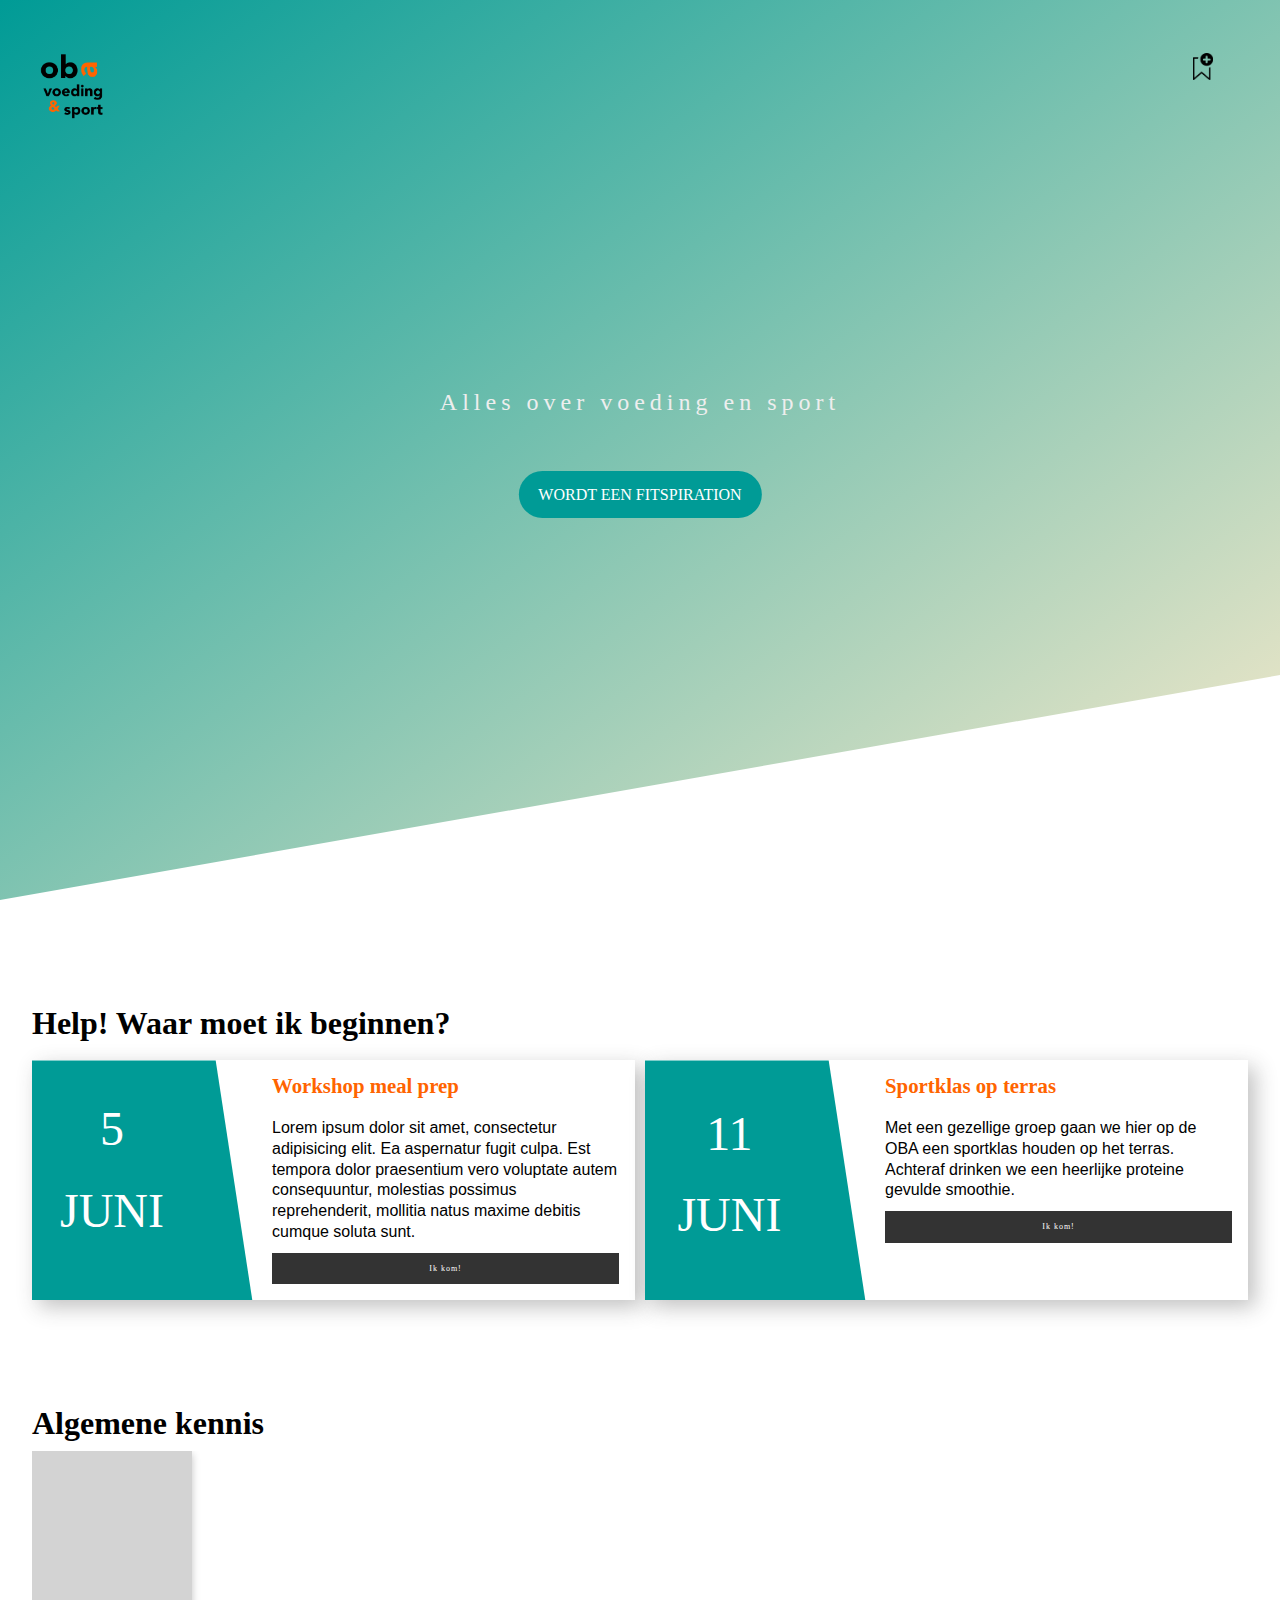
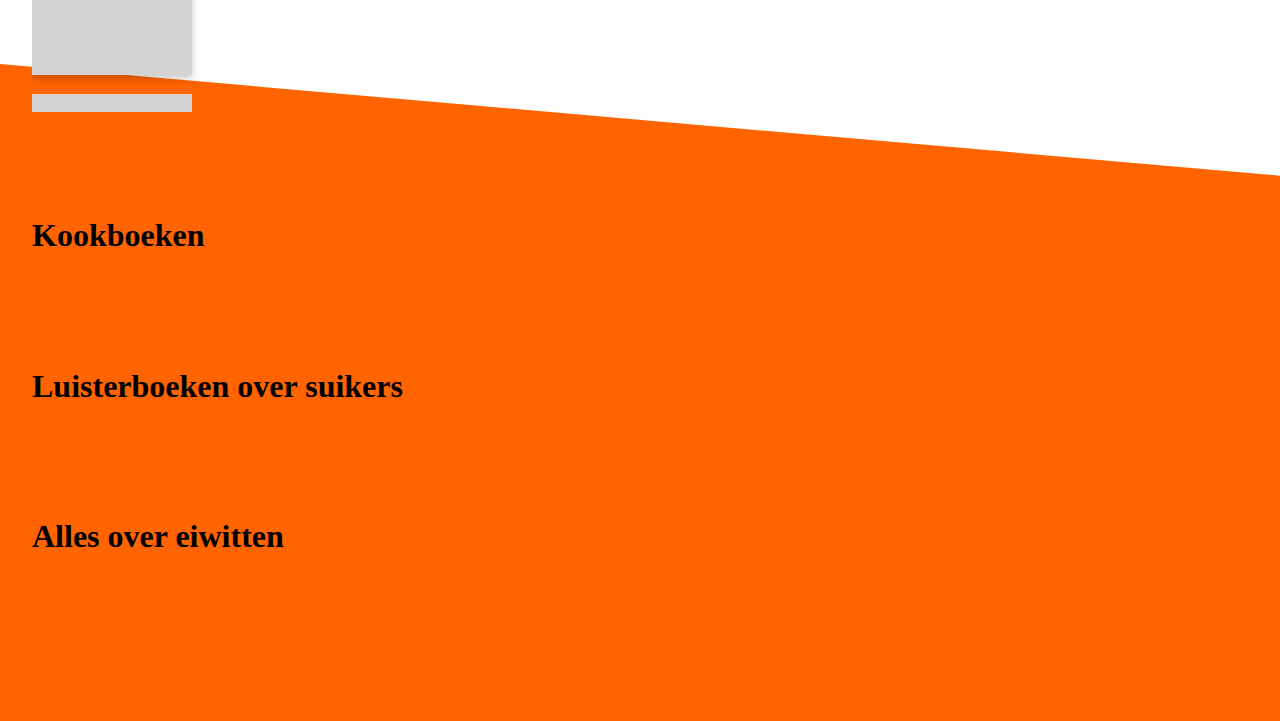
<file: OBA/index.html>
<!DOCTYPE html>
<html lang="en">

<head>
    <meta charset="UTF-8">
    <meta http-equiv="X-UA-Compatible" content="IE=edge">
    <meta name="viewport" content="width=device-width, initial-scale=1.0">
    <link rel="stylesheet" href="./css/style.css">
    <script type="module" src="./javascript/main.js"></script>
    <title>OBA Single Page App</title>
</head>

<body>

    <header>
        <section>
            <img src="./images/voedinglogo.png"></img>
        </section>

        <button type="button" id="saveEvent">
            <img src="./images/add-bookmark.png"></img>
        </button>

        <section>
            <h1>Alles over voeding en sport</h1>
            <a href="#Info" class="btn btn-white btn-animated">Wordt een fitspiration</a>
        </section>
    </header>

    <div class="Orange"></div>

    <span id="activiteitenSpan" class="hidden">
        <h2>Activiteiten kalender</h2> <img src="./images/leave.jpeg"></img>
        <p> Je hebt nog geen activiteiten op de planning staan.</p>
        <p> Begin met opslaan op de pagina! </p>
        <img src="./images/activiteiten.webp"></img>
    </span>


    <main>

        <section id="Info">
            <h2>Help! Waar moet ik beginnen?</h2>
            <div class="eventCard">
                <div class="eventCardImage">
                    <div class="eventCardImageDate">
                        <!-- <i class="material-icons icon">&#xE192;</i> -->
                        <time>5 JUNI</time>
                    </div>
                    <!-- <div class="eventCardImageNotif"> ACTIVITEIT VAN VANDAAG</div> -->
                </div>
                <article class="eventCardText">
                    <h3>Workshop meal prep</h3>
                    <br>
                    <p>Lorem ipsum dolor sit amet, consectetur adipisicing elit. Ea aspernatur fugit culpa. Est tempora
                        dolor praesentium vero voluptate autem consequuntur, molestias possimus reprehenderit, mollitia
                        natus maxime debitis cumque soluta sunt.</p>
                    <button>Ik kom!</button>
                </article>
            </div>


            <div class="eventCard">
                <div class="eventCardImage">
                    <div class="eventCardImageDate">
                        <time>11 JUNI</time>
                    </div>
                </div>
                <article class="eventCardText">
                    <h3>Sportklas op terras </h3>
                    <br>
                    <p>Met een gezellige groep gaan we hier op de OBA een sportklas houden op het terras. Achteraf drinken we een heerlijke proteine gevulde smoothie.</p>
                    <button>Ik kom!</button>
                </article>
            </div>

        </section>

        <section class="Algemeen">
            <h2>Algemene kennis</h2>
            <ul>
                <li class="loadingState">
                    <figure></figure>
                    <h3></h3>
                </li>
            </ul>
        </section>

        <section class="Kookboeken">
            <h2>Kookboeken</h2>
            <ul></ul>
        </section>

        <section class="Suikers">
            <h2>Luisterboeken over suikers</h2>
            <ul></ul>
        </section>

        <section class="Eiwitten">
            <h2>Alles over eiwitten</h2>
            <ul></ul>
        </section>

    </main>

</body>

</html>
</file>
<file: OBA/css/style.css>
@import url(https://db.onlinewebfonts.com/c/275de2221d9f0c4c9257d17f5a1e4006?family=Avenir+Black);

* {
  box-sizing: border-box;
  font-family: "Avenir Black" ;
  margin: 0px;
  padding: 0px;
}

::-webkit-scrollbar {
	height: .2em;
	width: .2em;
}
::-webkit-scrollbar-track {
	background: #000;
  border-radius: 20px;
  margin-top: -1em;
}
::-webkit-scrollbar-thumb {
	background-color: rgb(0, 155, 150);
  border-radius: 20px;
  margin-top: -1em;
}

html {
  margin: 0;
  padding: 0;
  font: 100% / 200% "Avenir Black";
  scroll-behavior: smooth;
}

main {
  padding: 2rem;
  overflow: hidden;
  /* display: grid;
  grid-template-columns: repeat(3, 100%);
  overflow-x: auto;
  scroll-behavior: smooth; */
}

body {
  font-family: "Avenir Black";
  font-weight: 400;
  font-size: 16px;
  line-height: 1.7;
  color: #eee;
}

/* background extra styling*/
.Orange {
  height: 73vh;
  width: 100%;

  top: 104em;
  z-index: -10;
  position: absolute;

  background-color: #ff6400;

  clip-path: polygon(0 0, 100% 17%, 100% 100%, 0% 100%);
}

/* everything in the green-ish header */
header {
  height: 100vh;
  
  background-image: linear-gradient(to right bottom, rgba(0, 155, 150, 1.3), rgba(255, 160, 0, 0.2)), url(https://live.staticflickr.com/65535/50889476642_a1d1192cc0_b.jpg);
  background-size: cover;
  background-position: top;
  
  position: relative;
  left: 0;
  
  clip-path: polygon(0 0, 100% 0, 100% 75vh, 0 100%);

  overflow: hidden;
}

header section:nth-of-type(1) {
  position: absolute;
  left: 40px;
}

/* header section:nth-of-type(1) > p { 
  font-size: 20px;
  color:  #ff0000;
} */

header section:nth-of-type(1) img {
  height: 10em;
}

header section:nth-of-type(2) {
  position: absolute;
  top: 50%;
  left: 50%;
  transform: translate(-50%, -50%);
  text-align: center;
}

header section:nth-of-type(2) article {
  color: #fff;
  text-transform: uppercase;

  backface-visibility: hidden;
  margin-bottom: 30px;
}

h1 {
  display: block;
  font-size: 1.5em;
  font-weight: 400;
  letter-spacing: 5px;
  padding-bottom: 2em;
}

.btn:link,
.btn:visited {
  text-transform: uppercase;
  text-decoration: none;
  padding: 10px 20px;
  display: inline-block;
  border-radius: 100px;
  transition: all .2s;
  position: relative;
}

.btn:hover {
  transform: translateY(-3px);
  box-shadow: 0 10px 20px rgba(0, 0, 0, 0.2);
}

.btn:active {
  transform: translateY(-1px);
  box-shadow: 0 5px 10px rgba(0, 0, 0, 0.2);
}

.btn-white {
  background-color: rgb(0, 155, 150);
  color: white;
  font-size: 1em;
}

/* Info section */
h2 {
  font-size: 2em;
  color: black;
}

main section:nth-of-type(1) .eventCard {
  display: flex;
}

main section:nth-of-type(1) article p {
  color: black;
 }

 main section:nth-of-type(1) article img {
 position: relative;
 width: 50%;
 height: 100%;
 float: right;
 object-fit: cover;
 clip-path: polygon(25% 0, 100% 0%, 100% 88.5%, 0 88.5%);
}





/* Data fetched */
ul {
  display: flex;
  gap: 1em;
  overflow-x: auto;
  list-style: none;
}

li img {
  width: 10em;
  height: 14em;
  object-fit: cover;
  box-shadow: rgba(0, 0, 0, 0.24) 0px 3px 8px;
}

h4 {
  font-size: .8em;
  color: black;
}


/* loading skeleton */
.loadingState figure {
  width: 10em;
  height: 14em;

  background-color: lightgrey;
  box-shadow: rgba(0, 0, 0, 0.24) 0px 3px 8px;
  animation: loadingState 2s infinite ease-in;
}
  
.loadingState h3 {

  color: lightgrey;

  height: 1em;
  /* background-color: lightgrey; */
  margin-top: 1em;
  background-color: lightgrey;
  animation: loadingState 2s infinite ease-in;
  }

@keyframes loadingState {
	0% {
		opacity: 1;
	}
	50% {
		opacity: 0.1;
	}
	100% {
		opacity: 1;
	}
}


/* empty state example with the bookmark button */
button {
  left: -100000em;
  border: none;
  background: none;
}

#saveEvent img {
  cursor: pointer;
  height: 2em;
  position: absolute;
  right: 5em;
  top: 4em;
}

span {
  width: 100%;
  height: 80vh;
  background-color: white;
  box-shadow: rgba(14, 30, 37, 0.12) 0px 2px 4px 0px, rgba(14, 30, 37, 0.32) 0px 2px 16px 0px;
  z-index: 999999999999999;
  top: 5em;
  position: absolute;
  display: flex;
  align-items: center;
  justify-content: center;
  flex-direction: column;
}

span p {
  color: darkgrey;
  display: flex;
  text-align: center;
}

section p {
  color: white ;
}

span img:nth-of-type(1) {
  width: 2em;
  height: 2em;
  object-fit: contain;
  position: relative;
  right: -33em;
  cursor: pointer;
}

span img:nth-of-type(2) {
  width: 20em;
  height: 20em;
  object-fit: contain;
  justify-content: center;
  align-items: center;
  position: relative;
}

.hidden {
  display: none;
}




/* Calendar with upcoming event(s) to save */
.eventCard {
  height: 15em;
  background-color: white;
  box-shadow: 7px 7px 20px 0 rgba(50, 50, 50, .3);
  flex-direction: row;
  flex-wrap: wrap;
  flex: 1 1 40%;
  overflow: hidden;
  min-width: 400px;
  }

.eventCardImage {
  /* background-image:
  linear-gradient(
  rgba(0, 0, 0, .5), 
  rgba(0, 0, 0, .5)
  ),
  url('https://www.fest300.com/system/images/W1siZiIsIjIwMTQvMDQvMTkvMTgvNTgvNTgvNDUvRG93bmxvYWRfRmVzdGl2YWxfRG93bmxvYWRfRmVzdGl2YWxfMDMuanBnIl1d/Download_Festival_Download_Festival%20-%2003.jpg'); */
  background-color: rgb(0, 155, 150);
  background-size: cover;
  background-position: -100px top;
  clip-path: polygon(0 0, 82% 0, 100% 100%, 0% 100%);
  clip-path: polygon(0 0, 82% 0, 100% 100%, 0% 100%);
  shape-outside: polygon(0 0, 82% 0, 100% 100%, 0% 100%);
  height: 110%;
  display: flex;
  width: fit-content;
  flex-wrap: wrap;
  shape-margin: 30px;
  min-width: 14em;
  }
  
.eventCardText {
  padding: 1em;
  height: 100%;
  font-family: 'Raleway', sans-serif;
  font-size: 1em;
  font-weight: 300;
  line-height: 1.3em;
  flex: 1 1 30%;
  }

.eventCardText h3 {
  color: #ff6400;
  font-size: 1.3em;
  }

.eventCardText p {
  color: #bbb;
  font-family: 'Open Sans', sans-serif;
  }
  
.eventCard button {
  /* display: block; */
  left: 6em;
  /* bottom: 1.5em; */
  padding: 1.4em 2.3em;
  margin-top: 10px;
  background: #333;
  width: 100%;
  /* border: 1px solid #fff; */
  color: #fff;
  font-size: .5em;
  letter-spacing: 1px;
  transition: .3s ease-in-out;
  z-index: 2;
  }
  
.eventCard button:hover { 
  background: #ff6400;
  }
  
.eventCardImageDate {
  position: relative;
  color: white;
  font-family: 'Raleway', sans-serif;
  text-align: center;
  font-size: 1em;
  font-weight: 200;
  } 
  
.icon {
  display: inline-block;
  font-size: 2.6em;
  vertical-align: baseline;
  }
  
.eventCardImageDate time {
  display: inline-block;
  vertical-align: middle;
  margin: 20%;
  padding: 0;
  font-size: 3em;
  }
  
.eventCardImageNotif {
  position: relative;
  top: 10em;
  color: white;
  font-family: 'Raleway', sans-serif;
  text-align: center;
  font-size: .87em;
  font-weight: 100;
  text-shadow: 5px 5px 1 #000;
  font-style: italic;
  letter-spacing: 1.25px;
  } 


section#Info {
  display: flex;
  flex-direction: row;
  flex-wrap: wrap;
  gap: 10px;
}

section#Info>h2 {
    flex: 1 1 100%;
}

main section:nth-of-type(1) article * {
    flex: 1 1 100%;
}

main section {
  margin-top: 2em;
  margin-bottom: 2em;
  padding-top: 2em;
  padding-bottom: 2em;
}
</file>
